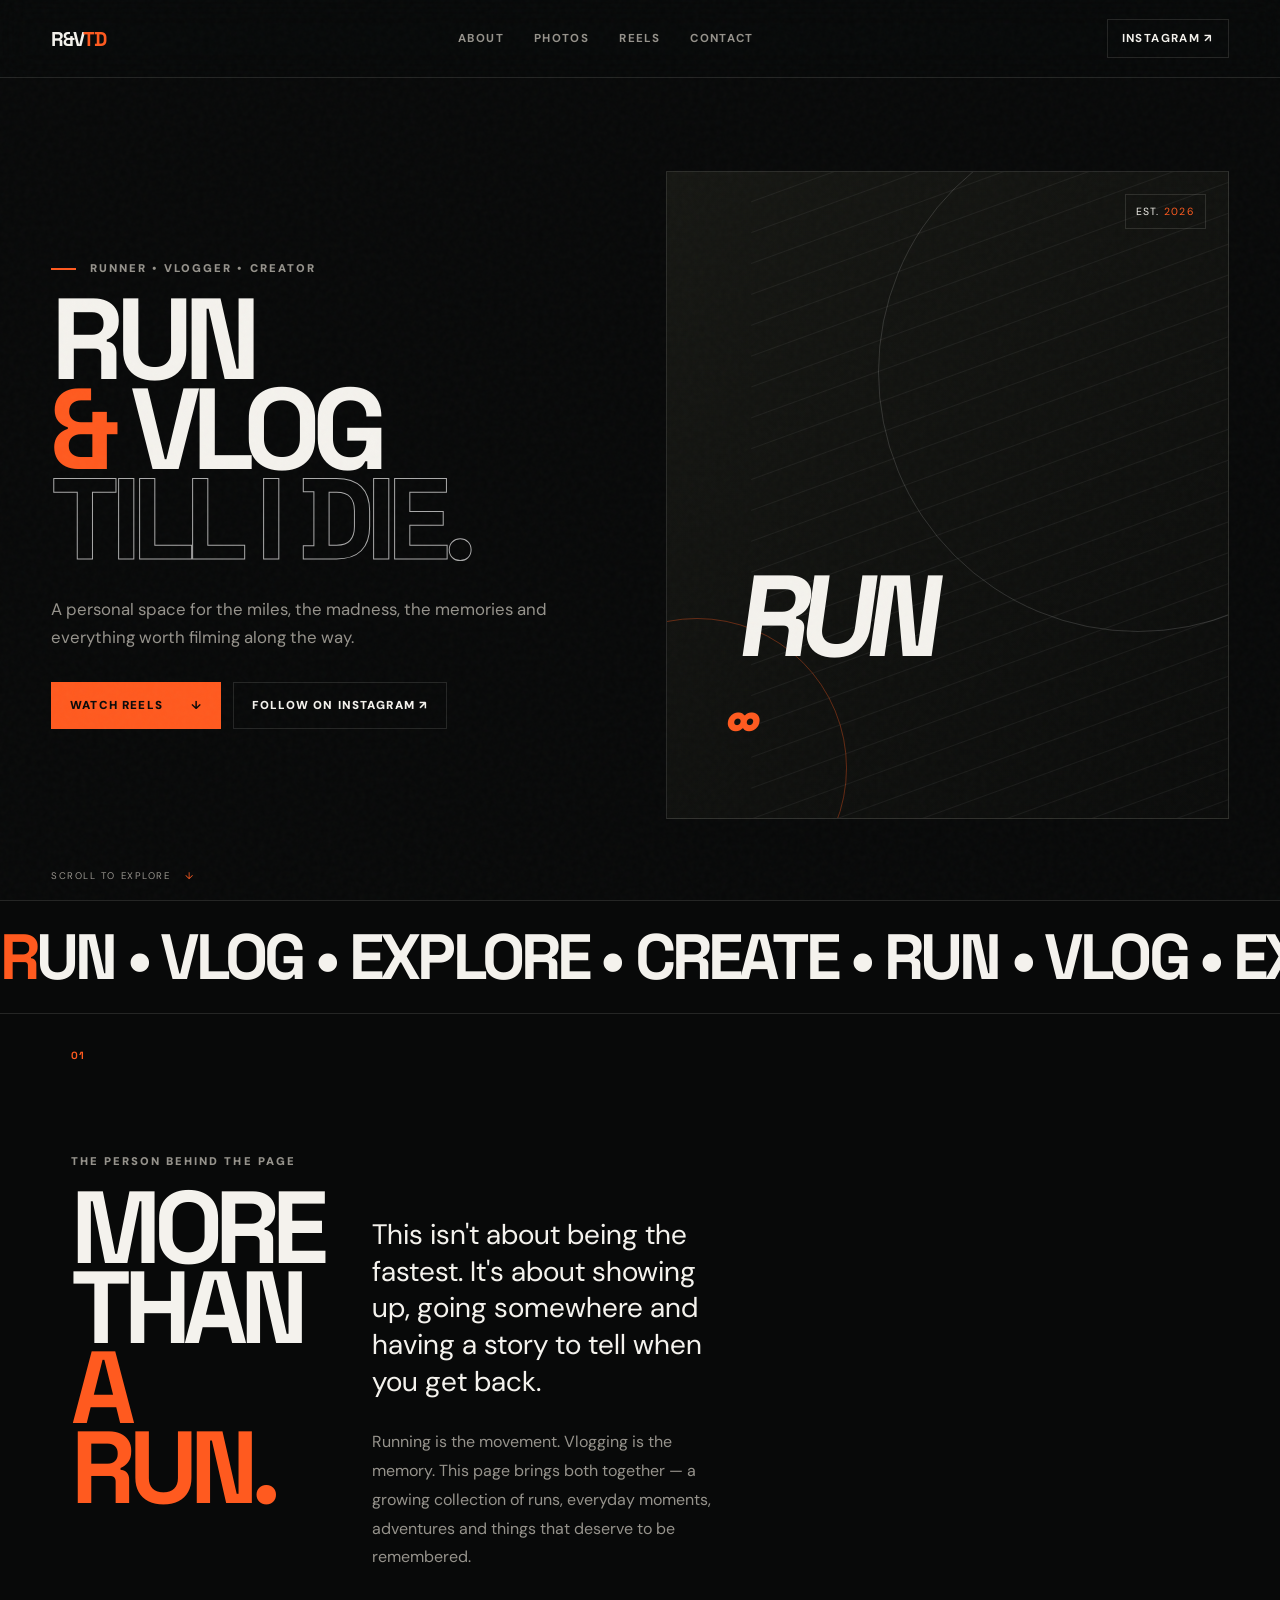
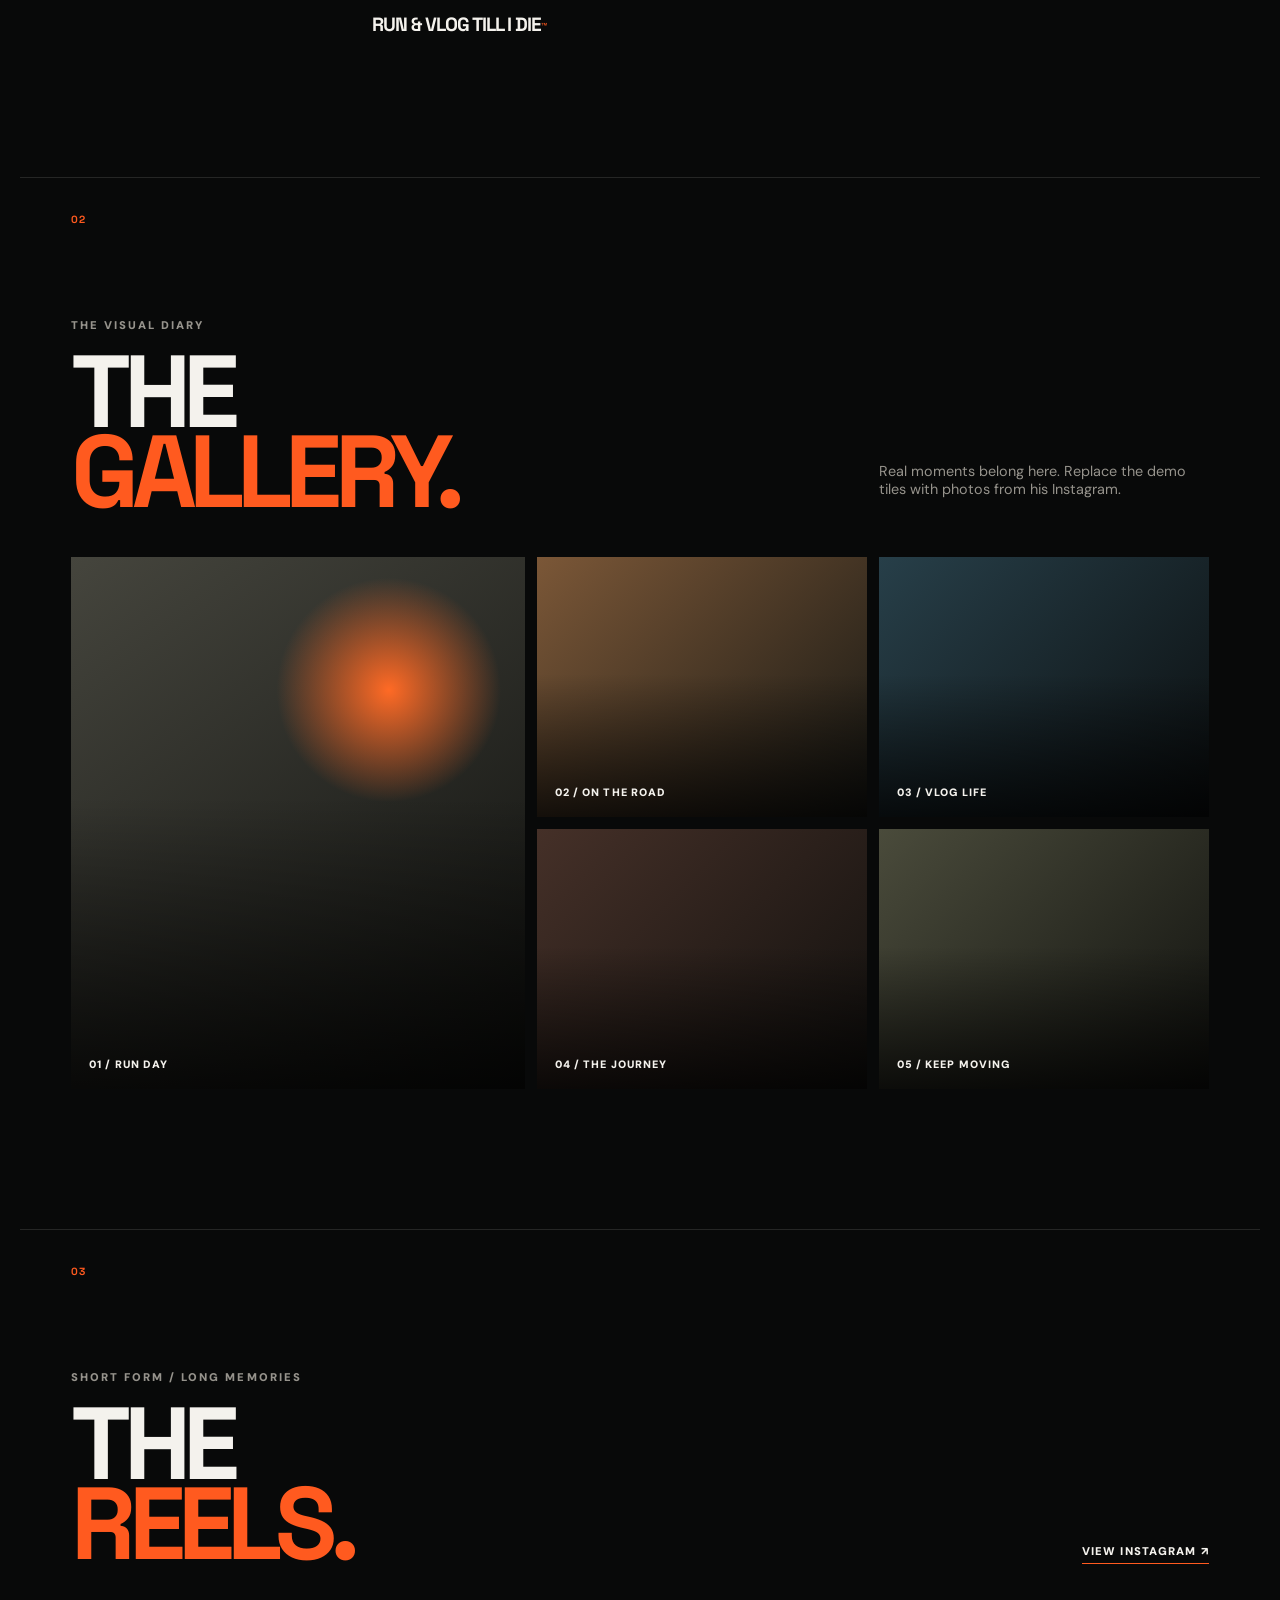
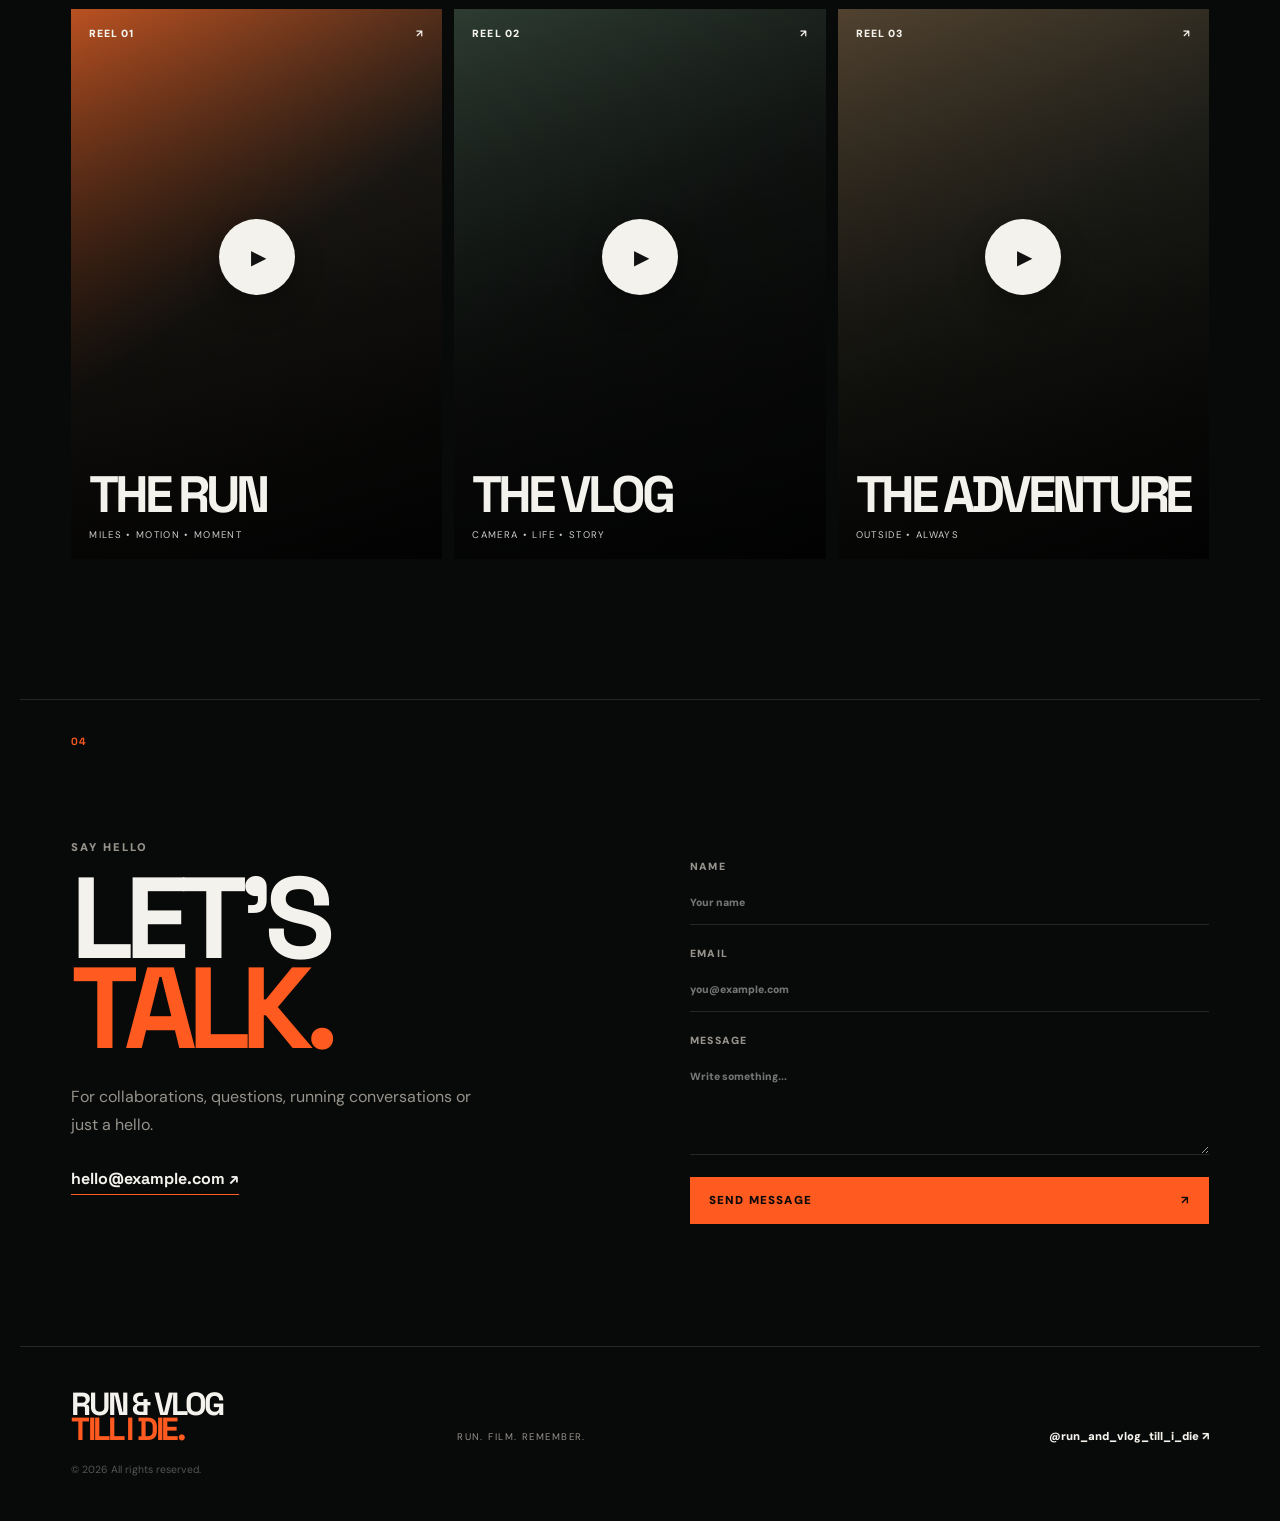
<file: index.html>
<!doctype html>
<html lang="en">
<head>
  <meta charset="utf-8">
  <meta name="viewport" content="width=device-width,initial-scale=1">
  <title>RUN & VLOG TILL I DIE — Official</title>
  <meta name="description" content="Run. Vlog. Explore. Repeat.">
  <link rel="preconnect" href="https://fonts.googleapis.com">
  <link rel="preconnect" href="https://fonts.gstatic.com" crossorigin>
  <link href="https://fonts.googleapis.com/css2?family=DM+Sans:wght@400;500;700;900&family=Space+Grotesk:wght@400;600;700&display=swap" rel="stylesheet">
  <link rel="stylesheet" href="style.css">
</head>
<body>
  <div class="noise"></div>

  <header class="nav">
    <a href="#home" class="logo">R&V<span>TD</span></a>
    <nav id="nav">
      <a href="#about">ABOUT</a>
      <a href="#gallery">PHOTOS</a>
      <a href="#reels">REELS</a>
      <a href="#contact">CONTACT</a>
    </nav>
    <a class="nav-ig" href="https://www.instagram.com/run_and_vlog_till_i_die/" target="_blank" rel="noopener">INSTAGRAM ↗</a>
    <button class="hamburger" id="menuBtn" aria-label="Open menu">☰</button>
  </header>

  <main>
    <section class="hero" id="home">
      <div class="hero-copy">
        <p class="kicker"><i></i> RUNNER • VLOGGER • CREATOR</p>
        <h1>RUN<br><em>&amp;</em> VLOG<br><span>TILL I DIE.</span></h1>
        <p class="lead">A personal space for the miles, the madness, the memories and everything worth filming along the way.</p>
        <div class="hero-actions">
          <a class="btn orange" href="#reels">WATCH REELS <b>↓</b></a>
          <a class="btn ghost" href="https://www.instagram.com/run_and_vlog_till_i_die/" target="_blank" rel="noopener">FOLLOW ON INSTAGRAM ↗</a>
        </div>
      </div>

      <div class="hero-visual">
        <div class="circle c1"></div>
        <div class="circle c2"></div>
        <div class="speed-lines"></div>
        <div class="runner-mark">RUN<br><small>∞</small></div>
        <div class="visual-tag">EST. <span>2026</span></div>
      </div>

      <div class="scroll">SCROLL TO EXPLORE <span>↓</span></div>
    </section>

    <section class="marquee" aria-label="site motto">
      <div>RUN • VLOG • EXPLORE • CREATE • RUN • VLOG • EXPLORE • CREATE • </div>
    </section>

    <section class="section about" id="about">
      <div class="section-number">01</div>
      <div class="section-title">
        <p class="kicker">THE PERSON BEHIND THE PAGE</p>
        <h2>MORE THAN<br><span>A RUN.</span></h2>
      </div>
      <div class="about-text">
        <p class="big">This isn't about being the fastest. It's about showing up, going somewhere and having a story to tell when you get back.</p>
        <p>Running is the movement. Vlogging is the memory. This page brings both together — a growing collection of runs, everyday moments, adventures and things that deserve to be remembered.</p>
        <div class="signature">RUN &amp; VLOG TILL I DIE<span>™</span></div>
      </div>
    </section>

    <section class="section gallery" id="gallery">
      <div class="section-number">02</div>
      <div class="section-head">
        <div>
          <p class="kicker">THE VISUAL DIARY</p>
          <h2>THE<br><span>GALLERY.</span></h2>
        </div>
        <p>Real moments belong here. Replace the demo tiles with photos from his Instagram.</p>
      </div>
      <div class="photo-grid" id="photoGrid">
        <button class="photo p1" data-title="RUN DAY"><span>01 / RUN DAY</span></button>
        <button class="photo p2" data-title="ON THE ROAD"><span>02 / ON THE ROAD</span></button>
        <button class="photo p3" data-title="VLOG LIFE"><span>03 / VLOG LIFE</span></button>
        <button class="photo p4" data-title="THE JOURNEY"><span>04 / THE JOURNEY</span></button>
        <button class="photo p5" data-title="KEEP MOVING"><span>05 / KEEP MOVING</span></button>
      </div>
    </section>

    <section class="section reels" id="reels">
      <div class="section-number">03</div>
      <div class="section-head">
        <div>
          <p class="kicker">SHORT FORM / LONG MEMORIES</p>
          <h2>THE<br><span>REELS.</span></h2>
        </div>
        <a class="text-link" href="https://www.instagram.com/run_and_vlog_till_i_die/" target="_blank" rel="noopener">VIEW INSTAGRAM ↗</a>
      </div>
      <div class="reel-grid">
        <a class="reel-card r1" href="https://www.instagram.com/run_and_vlog_till_i_die/" target="_blank" rel="noopener">
          <div class="reel-top"><span>REEL 01</span><b>↗</b></div>
          <div class="play">▶</div>
          <div class="reel-bottom"><strong>THE RUN</strong><small>MILES • MOTION • MOMENT</small></div>
        </a>
        <a class="reel-card r2" href="https://www.instagram.com/run_and_vlog_till_i_die/" target="_blank" rel="noopener">
          <div class="reel-top"><span>REEL 02</span><b>↗</b></div>
          <div class="play">▶</div>
          <div class="reel-bottom"><strong>THE VLOG</strong><small>CAMERA • LIFE • STORY</small></div>
        </a>
        <a class="reel-card r3" href="https://www.instagram.com/run_and_vlog_till_i_die/" target="_blank" rel="noopener">
          <div class="reel-top"><span>REEL 03</span><b>↗</b></div>
          <div class="play">▶</div>
          <div class="reel-bottom"><strong>THE ADVENTURE</strong><small>OUTSIDE • ALWAYS</small></div>
        </a>
      </div>
    </section>

    <section class="contact section" id="contact">
      <div class="section-number">04</div>
      <div class="contact-grid">
        <div>
          <p class="kicker">SAY HELLO</p>
          <h2>LET'S<br><span>TALK.</span></h2>
          <p class="contact-copy">For collaborations, questions, running conversations or just a hello.</p>
          <a class="mail" href="mailto:hello@example.com">hello@example.com ↗</a>
        </div>
        <form id="contactForm">
          <label>NAME<input name="name" required placeholder="Your name"></label>
          <label>EMAIL<input name="email" type="email" required placeholder="you@example.com"></label>
          <label>MESSAGE<textarea name="message" required placeholder="Write something..."></textarea></label>
          <button class="btn orange" type="submit">SEND MESSAGE <b>↗</b></button>
          <p class="form-note" id="formNote"></p>
        </form>
      </div>
    </section>
  </main>

  <footer>
    <div class="footer-logo">RUN &amp; VLOG<br><span>TILL I DIE.</span></div>
    <div class="footer-mid">RUN. FILM. REMEMBER.</div>
    <a href="https://www.instagram.com/run_and_vlog_till_i_die/" target="_blank" rel="noopener">@run_and_vlog_till_i_die ↗</a>
    <small>© <span id="year"></span> All rights reserved.</small>
  </footer>

  <div class="lightbox" id="lightbox" aria-hidden="true">
    <button id="closeLightbox" aria-label="Close">×</button>
    <div class="lightbox-art" id="lightboxArt"></div>
    <p id="lightboxTitle"></p>
  </div>

  <script src="script.js"></script>
</body>
</html>
</file>
<file: style.css>
:root{
  --black:#080909; --white:#f4f2ed; --muted:#96938c; --orange:#ff5a1f;
  --line:rgba(244,242,237,.12); --max:1240px;
}
*{box-sizing:border-box}
html{scroll-behavior:smooth}
body{margin:0;background:var(--black);color:var(--white);font-family:"DM Sans",sans-serif;overflow-x:hidden}
a{color:inherit;text-decoration:none}
button,input,textarea{font:inherit}
button{color:inherit}
.noise{position:fixed;inset:0;pointer-events:none;z-index:100;opacity:.035;background-image:url("data:image/svg+xml,%3Csvg viewBox='0 0 180 180' xmlns='http://www.w3.org/2000/svg'%3E%3Cfilter id='n'%3E%3CfeTurbulence type='fractalNoise' baseFrequency='.9' numOctaves='3' stitchTiles='stitch'/%3E%3C/filter%3E%3Crect width='100%25' height='100%25' filter='url(%23n)' opacity='.8'/%3E%3C/svg%3E")}
.nav{height:78px;display:flex;align-items:center;justify-content:space-between;padding:0 max(4vw,24px);border-bottom:1px solid var(--line);position:fixed;top:0;left:0;right:0;z-index:50;background:rgba(8,9,9,.78);backdrop-filter:blur(15px)}
.logo{font:900 1.25rem/1 "Space Grotesk",sans-serif;letter-spacing:-.08em}.logo span{color:var(--orange)}
.nav nav{display:flex;gap:30px}.nav nav a,.nav-ig{font-size:.72rem;font-weight:700;letter-spacing:.12em;color:var(--muted);transition:.2s}.nav nav a:hover,.nav-ig:hover{color:var(--white)}
.nav-ig{border:1px solid var(--line);padding:11px 14px;color:var(--white)}
.hamburger{display:none;background:none;border:0;font-size:1.5rem}
.hero{min-height:100vh;padding:140px max(4vw,24px) 50px;max-width:1500px;margin:auto;position:relative;display:grid;grid-template-columns:1fr 1fr;align-items:center;gap:4vw}
.kicker{font-size:.7rem;letter-spacing:.18em;font-weight:900;color:var(--muted);margin:0 0 20px}.kicker i{display:inline-block;width:25px;height:2px;background:var(--orange);vertical-align:middle;margin-right:9px}
h1,h2{font-family:"Space Grotesk",sans-serif;margin:0;letter-spacing:-.075em;font-weight:700}
h1{font-size:clamp(4.2rem,9vw,9.5rem);line-height:.78}
h1 em{color:var(--orange);font-style:normal}.hero h1 span{color:transparent;-webkit-text-stroke:1px #aaa}
.lead{max-width:570px;color:var(--muted);font-size:1.05rem;line-height:1.7;margin:30px 0}
.hero-actions{display:flex;gap:12px;flex-wrap:wrap}.btn{display:inline-flex;align-items:center;justify-content:space-between;gap:28px;padding:15px 18px;border:1px solid var(--line);font-size:.72rem;font-weight:900;letter-spacing:.1em;cursor:pointer}.btn.orange{background:var(--orange);color:#0a0a0a;border-color:var(--orange)}.btn.ghost:hover{background:#fff;color:#111}
.hero-visual{height:min(650px,72vh);min-height:450px;position:relative;overflow:hidden;background:linear-gradient(140deg,#161713,#0b0c0b);border:1px solid var(--line)}
.circle{position:absolute;border-radius:50%;border:1px solid rgba(255,255,255,.14)}.c1{width:520px;height:520px;right:-170px;top:-60px}.c2{width:300px;height:300px;left:-120px;bottom:-100px;border-color:rgba(255,90,31,.35)}
.speed-lines{position:absolute;inset:0;background:repeating-linear-gradient(160deg,transparent 0 27px,rgba(255,255,255,.055) 28px,transparent 29px);transform:translateX(15%)}
.runner-mark{position:absolute;left:12%;bottom:11%;font-family:"Space Grotesk";font-size:clamp(4rem,9vw,8rem);line-height:.75;font-weight:700;letter-spacing:-.1em;transform:skew(-8deg)}.runner-mark small{color:var(--orange);font-size:.5em}
.visual-tag{position:absolute;right:22px;top:22px;border:1px solid var(--line);padding:10px;font-size:.65rem;letter-spacing:.12em}.visual-tag span{color:var(--orange)}
.scroll{position:absolute;bottom:18px;left:max(4vw,24px);font-size:.6rem;letter-spacing:.16em;color:var(--muted)}.scroll span{color:var(--orange);margin-left:10px}
.marquee{overflow:hidden;border-top:1px solid var(--line);border-bottom:1px solid var(--line);white-space:nowrap}.marquee div{font-family:"Space Grotesk";font-weight:700;font-size:clamp(2rem,5vw,5rem);letter-spacing:-.06em;padding:15px 0;animation:move 25s linear infinite}.marquee div::first-letter{color:var(--orange)}@keyframes move{to{transform:translateX(-30%)}}
.section{max-width:var(--max);margin:auto;padding:140px max(4vw,24px);position:relative}.section-number{position:absolute;top:35px;left:max(4vw,24px);font:700 .65rem "Space Grotesk";color:var(--orange);letter-spacing:.12em}.section-title{grid-column:span 1}.section h2,.section-head h2{font-size:clamp(3.5rem,8vw,8rem);line-height:.78}.section h2 span,.section-head h2 span{color:var(--orange)}
.about{display:grid;grid-template-columns:.7fr 1fr 1.2fr;gap:50px;border-bottom:1px solid var(--line)}.about-text{padding-top:35px}.about-text .big{font-size:clamp(1.4rem,2.2vw,2rem);line-height:1.3}.about-text p:not(.big){color:var(--muted);line-height:1.8}.signature{margin-top:40px;font:700 1.2rem "Space Grotesk";letter-spacing:-.05em}.signature span{color:var(--orange);font-size:.6em}
.gallery{border-bottom:1px solid var(--line)}.section-head{display:flex;align-items:end;justify-content:space-between;gap:30px;margin-bottom:45px}.section-head>p{max-width:330px;color:var(--muted);font-size:.9rem}.photo-grid{display:grid;grid-template-columns:1.1fr .8fr .8fr;grid-template-rows:260px 260px;gap:12px}.photo{border:0;position:relative;overflow:hidden;cursor:pointer;text-align:left;background:#191b18;transition:transform .35s}.photo:hover{transform:scale(.985)}.photo::before{content:"";position:absolute;inset:0;background:linear-gradient(180deg,transparent 45%,rgba(0,0,0,.75));z-index:1}.photo span{position:absolute;z-index:2;bottom:18px;left:18px;font-size:.67rem;font-weight:900;letter-spacing:.1em}.p1{grid-row:span 2;background:radial-gradient(circle at 70% 25%,#ff6a25,transparent 22%),linear-gradient(145deg,#45453d,#0e0f0d)}.p2{background:linear-gradient(135deg,#7b5737,#171814)}.p3{background:linear-gradient(135deg,#273f49,#0b0e0f)}.p4{background:linear-gradient(135deg,#453028,#11100e)}.p5{background:linear-gradient(135deg,#4a4b3b,#11120f)}
.reels{border-bottom:1px solid var(--line)}.text-link{font-size:.7rem;font-weight:900;letter-spacing:.1em;border-bottom:1px solid var(--orange);padding-bottom:5px}.reel-grid{display:grid;grid-template-columns:repeat(3,1fr);gap:12px}.reel-card{height:550px;position:relative;overflow:hidden;padding:18px;display:flex;flex-direction:column;justify-content:space-between;transition:transform .3s}.reel-card:hover{transform:translateY(-7px)}.reel-card::before{content:"";position:absolute;inset:0;background:linear-gradient(180deg,rgba(0,0,0,.2),rgba(0,0,0,.8));z-index:0}.r1{background:linear-gradient(145deg,#e96529,#28241e 48%,#0a0b0b)}.r2{background:linear-gradient(145deg,#384a3e,#171b18 48%,#080a09)}.r3{background:linear-gradient(145deg,#65523b,#292a22 48%,#090a09)}.reel-top,.reel-bottom,.play{position:relative;z-index:1}.reel-top{display:flex;justify-content:space-between;font-size:.65rem;letter-spacing:.1em;font-weight:900}.play{align-self:center;width:76px;height:76px;border-radius:50%;background:var(--white);color:#111;display:grid;place-items:center;font-size:1.25rem;padding-left:3px;box-shadow:0 10px 30px #0005}.reel-bottom strong{display:block;font:700 clamp(2rem,4vw,4rem)/.8 "Space Grotesk";letter-spacing:-.08em}.reel-bottom small{display:block;margin-top:12px;font-size:.6rem;letter-spacing:.14em;color:#ccc}
.contact{padding-bottom:100px}.contact-grid{display:grid;grid-template-columns:1fr 1fr;gap:100px}.contact h2{font-size:clamp(4rem,9vw,8.5rem)}.contact-copy{color:var(--muted);max-width:420px;line-height:1.7;margin:30px 0}.mail{font:700 1rem "Space Grotesk";border-bottom:1px solid var(--orange);padding-bottom:5px}.contact form{display:grid;gap:22px;padding-top:20px}.contact label{font-size:.65rem;letter-spacing:.12em;font-weight:900;color:var(--muted)}input,textarea{display:block;width:100%;margin-top:8px;padding:15px 0;background:none;border:0;border-bottom:1px solid var(--line);color:#fff;outline:none;resize:vertical}textarea{min-height:100px}input:focus,textarea:focus{border-color:var(--orange)}.form-note{font-size:.7rem;color:var(--orange);margin:0}
footer{border-top:1px solid var(--line);padding:45px max(4vw,24px);display:grid;grid-template-columns:1fr 1fr 1fr;gap:20px;align-items:end;max-width:var(--max);margin:auto}.footer-logo{font:700 2rem/.8 "Space Grotesk";letter-spacing:-.08em}.footer-logo span{color:var(--orange)}.footer-mid{font-size:.6rem;letter-spacing:.15em;color:var(--muted)}footer>a{justify-self:end;font-size:.7rem;font-weight:900}footer small{grid-column:1/-1;color:#555;font-size:.65rem}
.lightbox{position:fixed;inset:0;background:rgba(0,0,0,.94);z-index:100;display:none;place-items:center;padding:30px}.lightbox.open{display:grid}.lightbox-art{width:min(800px,90vw);height:min(70vh,700px);background:linear-gradient(135deg,#333,#111);border:1px solid var(--line)}.lightbox p{position:absolute;bottom:8%;font:700 2rem "Space Grotesk"}.lightbox button{position:absolute;top:20px;right:30px;border:0;background:none;font-size:3rem;cursor:pointer}
@media(max-width:900px){.nav nav{display:none}.nav-ig{display:none}.hamburger{display:block}.nav.open nav{display:flex;position:absolute;top:78px;left:0;right:0;padding:25px;background:#080909;flex-direction:column;border-bottom:1px solid var(--line)}.hero{grid-template-columns:1fr;padding-top:120px}.hero-visual{height:440px}.about{grid-template-columns:1fr 1.5fr}.about>.section-number{top:30px}.section-title{grid-column:span 2}.photo-grid{grid-template-columns:1fr 1fr;grid-template-rows:250px 250px 250px}.p1{grid-row:span 2}.reel-grid{grid-template-columns:1fr}.reel-card{height:500px}.contact-grid{grid-template-columns:1fr;gap:50px}footer{grid-template-columns:1fr 1fr}.footer-mid{display:none}}
@media(max-width:560px){.hero{padding-left:20px;padding-right:20px}.hero h1{font-size:4rem}.hero-visual{min-height:360px}.about{display:block}.about-text{margin-top:30px}.section{padding-top:110px;padding-bottom:90px}.section-head{display:block}.section-head>p{margin-top:25px}.photo-grid{display:block}.photo{height:300px;margin-bottom:10px}.reel-card{height:430px}.contact-grid{display:block}.contact form{margin-top:50px}footer{display:block}footer>*{display:block;margin-bottom:25px}footer>a{justify-self:auto}}
</file>
